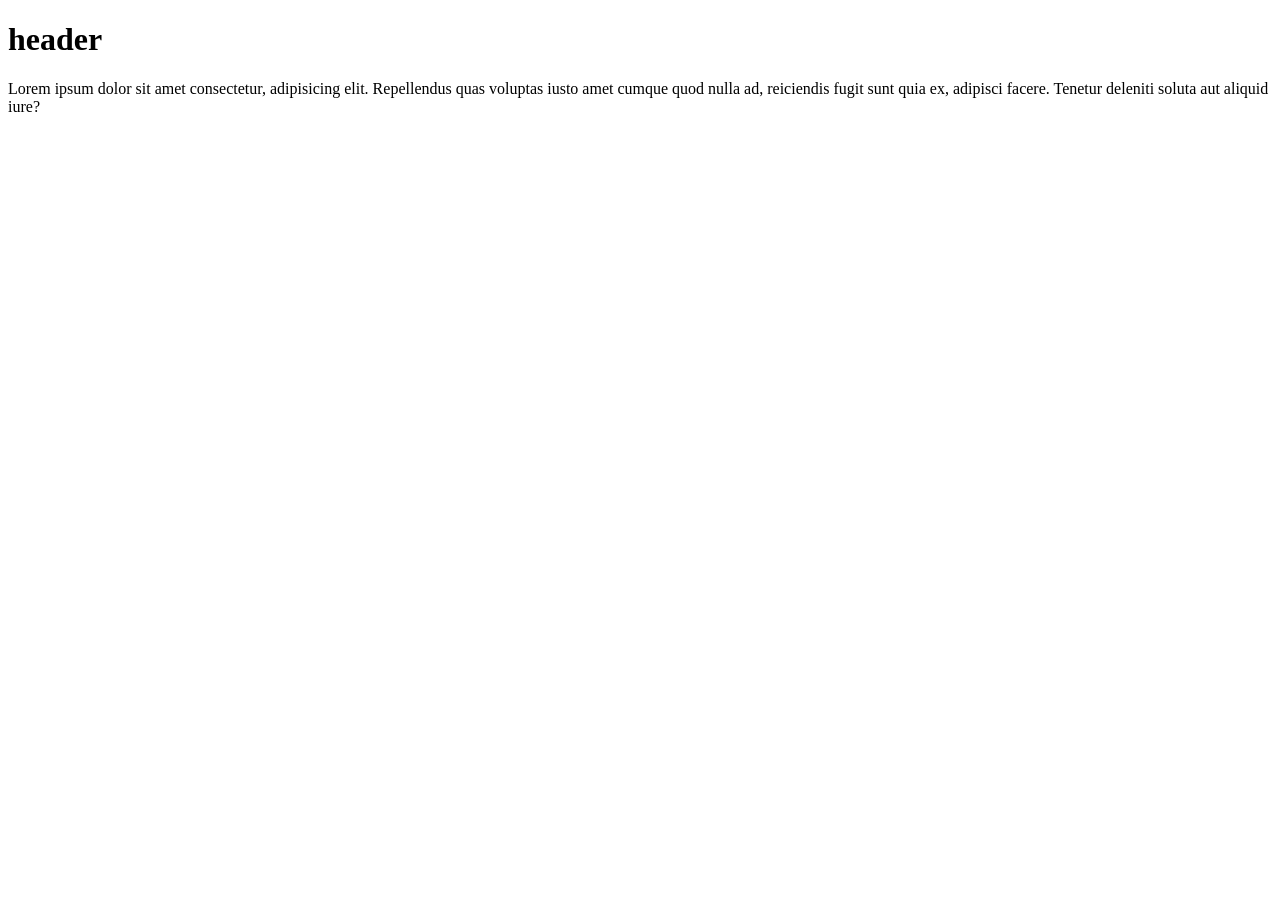
<file: index.html>
<!DOCTYPE html>
<html lang="en">
<head>
    <meta charset="UTF-8">
    <meta name="viewport" content="width=device-width, initial-scale=1.0">
    <title>Document</title>
</head>
<body>
    <h1>header</h1>
   <p>Lorem ipsum dolor sit amet consectetur, adipisicing elit. Repellendus quas voluptas iusto amet 
    cumque quod nulla ad, reiciendis fugit sunt quia ex, adipisci facere. Tenetur deleniti soluta aut 
    aliquid iure?</p>
</body>
</html>
</file>
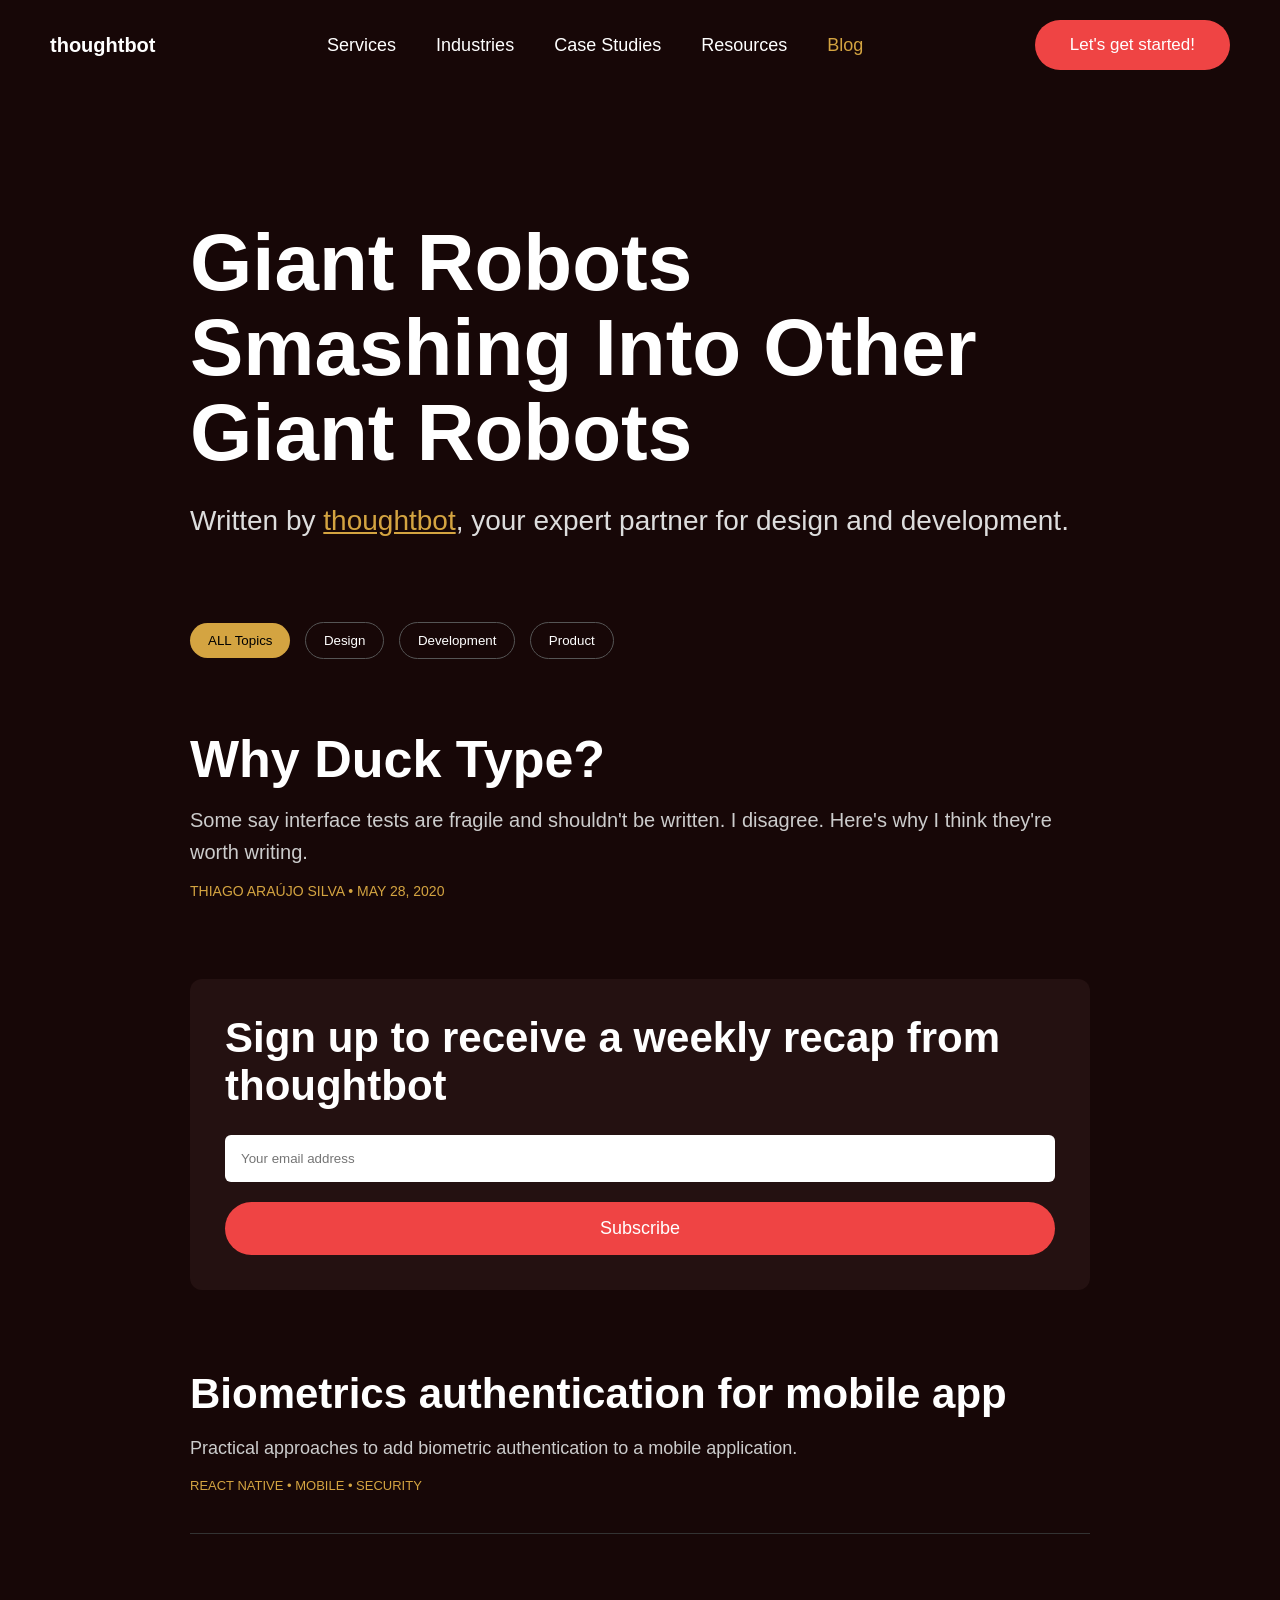
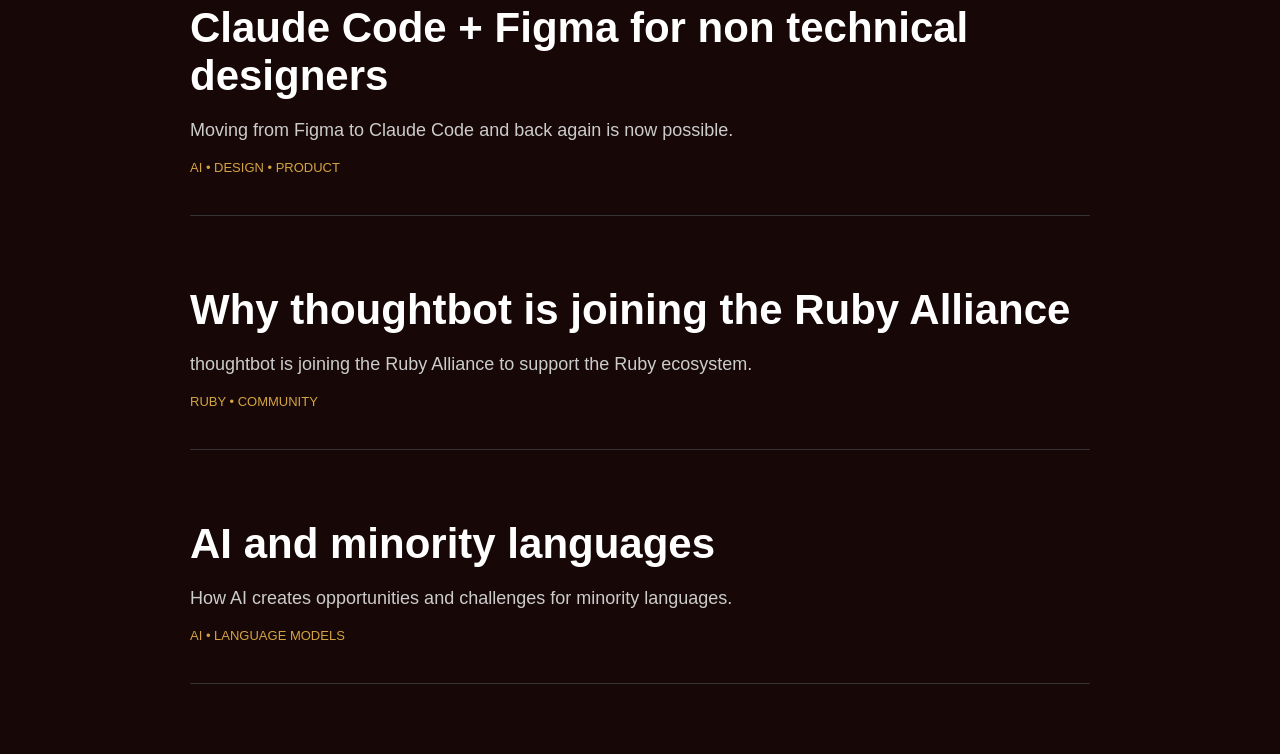
<file: thoughtbot.html>
<!DOCTYPE html>
<html lang="en">
<head>
    <meta charset="UTF-8">
    <meta name="viewport" content="width=device-width, initial-scale=1.0">
    <title>Thoughtbot Blog</title>

    <link rel="stylesheet" href="thoughtbot.css">
</head>
<body>

<header>

    <div class="logo">
        thoughtbot
    </div>

    <nav>
        <a href="#">Services</a>
        <a href="#">Industries</a>
        <a href="#">Case Studies</a>
        <a href="#">Resources</a>
        <a href="#" class="blog-link">Blog</a>
    </nav>

    <button class="start-btn">
        Let's get started!
    </button>

</header>

<section class="hero">

    <h1>
        Giant Robots Smashing Into Other Giant Robots
    </h1>

    <p>
        Written by <span>thoughtbot</span>, your expert partner for design and development.
    </p>

</section>

<section class="tags">

    <button class="active">ALL Topics</button>
    <button>Design</button>
    <button>Development</button>
    <button>Product</button>

</section>

<div class="container">

    <section class="featured">

        <h2>Why Duck Type?</h2>

        <p>
            Some say interface tests are fragile and shouldn't be written.
            I disagree. Here's why I think they're worth writing.
        </p>

        <div class="author">
            THIAGO ARAÚJO SILVA • MAY 28, 2020
        </div>

    </section>

    <section class="subscribe">

        <h2>
            Sign up to receive a weekly recap from thoughtbot
        </h2>

        <input type="email" placeholder="Your email address">

        <button>Subscribe</button>

    </section>

    <article class="post">

        <h3>Biometrics authentication for mobile app</h3>

        <p>
            Practical approaches to add biometric authentication to a mobile application.
        </p>

        <div class="meta">
            REACT NATIVE • MOBILE • SECURITY
        </div>

    </article>

    <article class="post">

        <h3>Claude Code + Figma for non technical designers</h3>

        <p>
            Moving from Figma to Claude Code and back again is now possible.
        </p>

        <div class="meta">
            AI • DESIGN • PRODUCT
        </div>

    </article>

    <article class="post">

        <h3>Why thoughtbot is joining the Ruby Alliance</h3>

        <p>
            thoughtbot is joining the Ruby Alliance to support the Ruby ecosystem.
        </p>

        <div class="meta">
            RUBY • COMMUNITY
        </div>

    </article>

    <article class="post">

        <h3>AI and minority languages</h3>

        <p>
            How AI creates opportunities and challenges for minority languages.
        </p>

        <div class="meta">
            AI • LANGUAGE MODELS
        </div>

    </article>

</div>

</body>
</html>
</file>
<file: thoughtbot.css>
*{
    margin:0;
    padding:0;
    box-sizing:border-box;
}

body{
    background:#170707;
    color:white;
    font-family:Arial, Helvetica, sans-serif;
}

header{
    display:flex;
    justify-content:space-between;
    align-items:center;
    padding:20px 50px;
}

.logo{
    font-size:20px;
    font-weight:bold;
}

nav{
    display:flex;
    gap:40px;
}

nav a{
    text-decoration:none;
    color:white;
    font-size:18px;
}

.blog-link{
    color:#d4a441;
}

.start-btn{
    background:#ef4444;
    color:white;
    border:none;
    padding:15px 35px;
    border-radius:30px;
    cursor:pointer;
    font-size:17px;
}

.hero{
    width:900px;
    margin:130px auto 80px;
}

.hero h1{
    font-size:80px;
    line-height:85px;
    margin-bottom:25px;
}

.hero p{
    font-size:28px;
    line-height:42px;
    color:#ddd;
}

.hero span{
    color:#d4a441;
    text-decoration:underline;
}

.tags{
    width:900px;
    margin:0 auto 70px;
}

.tags button{
    padding:10px 18px;
    border-radius:25px;
    border:1px solid #555;
    background:none;
    color:white;
    margin-right:10px;
    cursor:pointer;
}

.tags .active{
    background:#d4a441;
    color:black;
    border:none;
}

.container{
    width:900px;
    margin:auto;
}

.featured{
    margin-bottom:80px;
}

.featured h2{
    font-size:52px;
    margin-bottom:15px;
}

.featured p{
    color:#ccc;
    font-size:20px;
    line-height:32px;
}

.author{
    margin-top:15px;
    color:#d4a441;
    font-size:14px;
}

.subscribe{
    background:#241111;
    padding:35px;
    border-radius:12px;
    margin-bottom:80px;
}

.subscribe h2{
    font-size:42px;
    margin-bottom:25px;
}

.subscribe input{
    width:100%;
    padding:16px;
    border:none;
    border-radius:6px;
    margin-bottom:20px;
}

.subscribe button{
    width:100%;
    background:#ef4444;
    color:white;
    border:none;
    padding:16px;
    border-radius:30px;
    cursor:pointer;
    font-size:18px;
}

.post{
    margin-bottom:70px;
    border-bottom:1px solid #333;
    padding-bottom:40px;
}

.post h3{
    font-size:42px;
    margin-bottom:15px;
}

.post p{
    color:#ccc;
    font-size:18px;
    line-height:30px;
    margin-bottom:15px;
}

.meta{
    color:#d4a441;
    font-size:13px;
}
</file>
